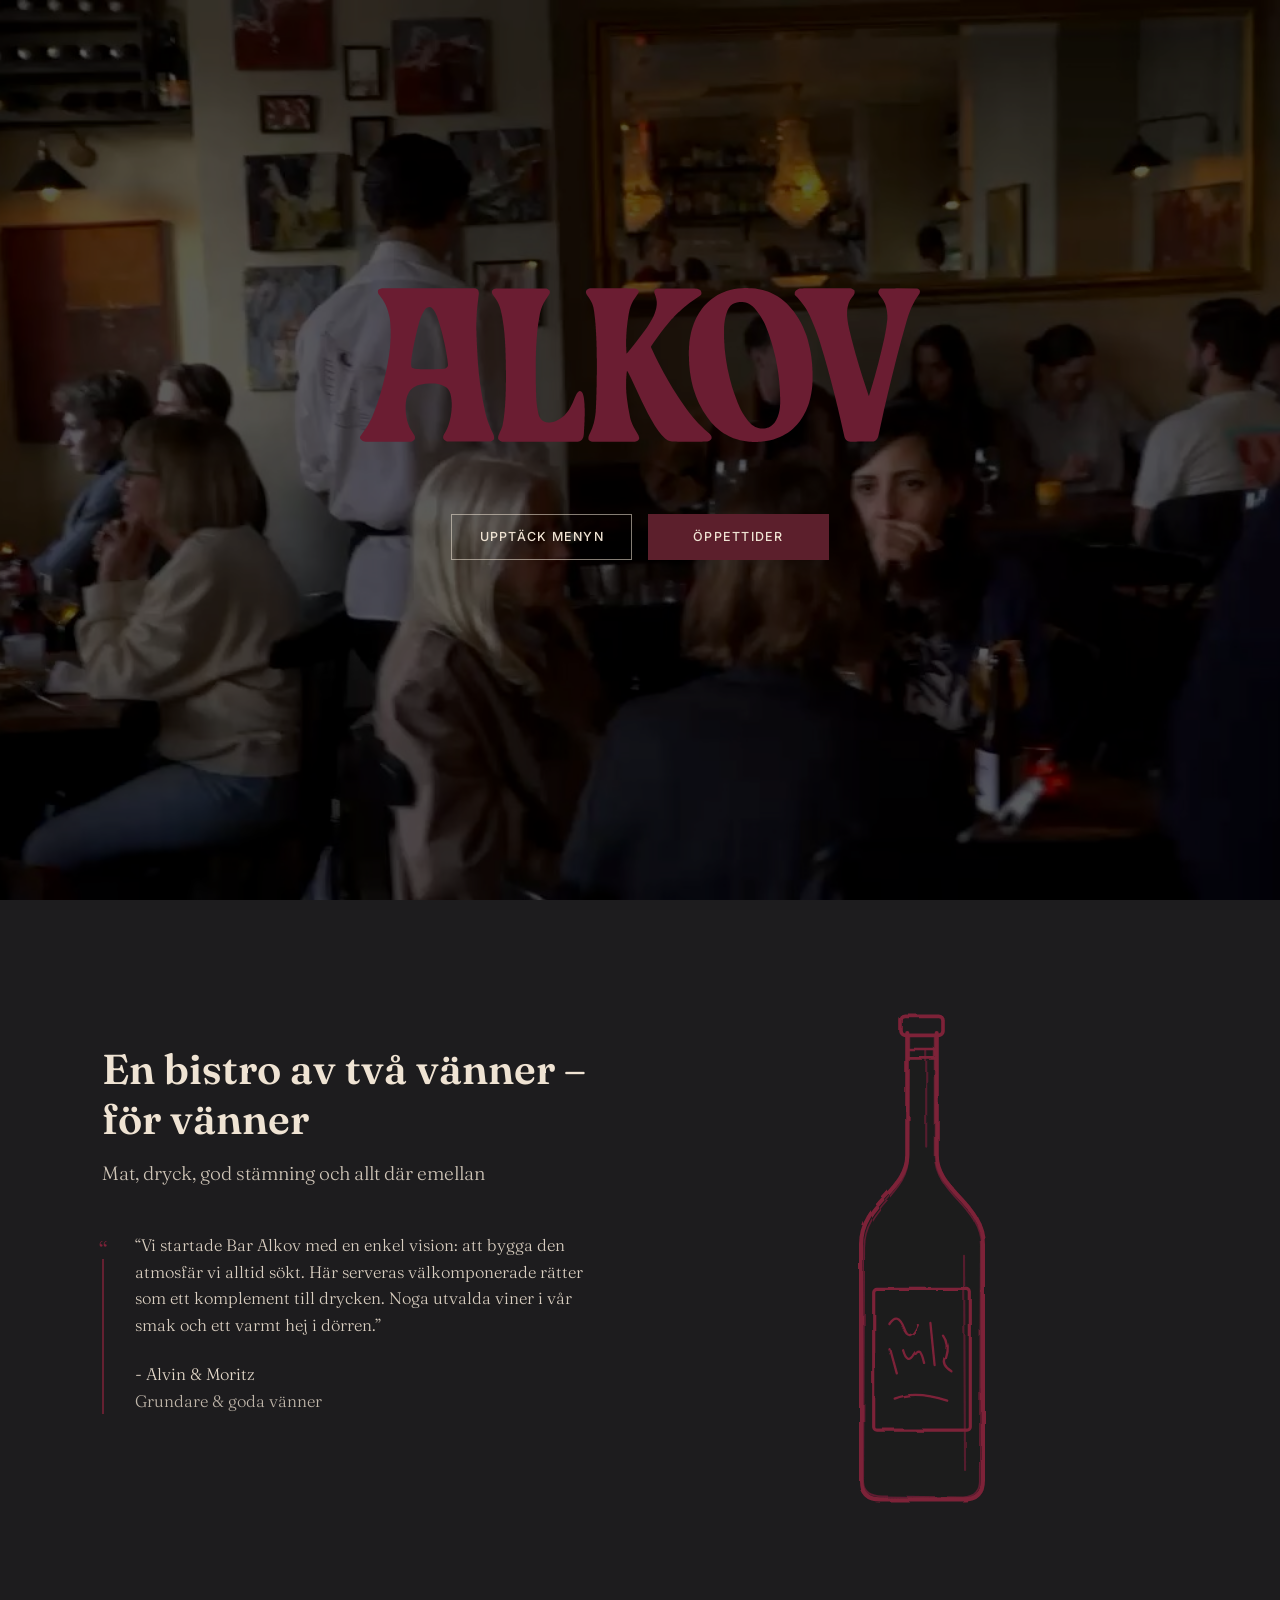
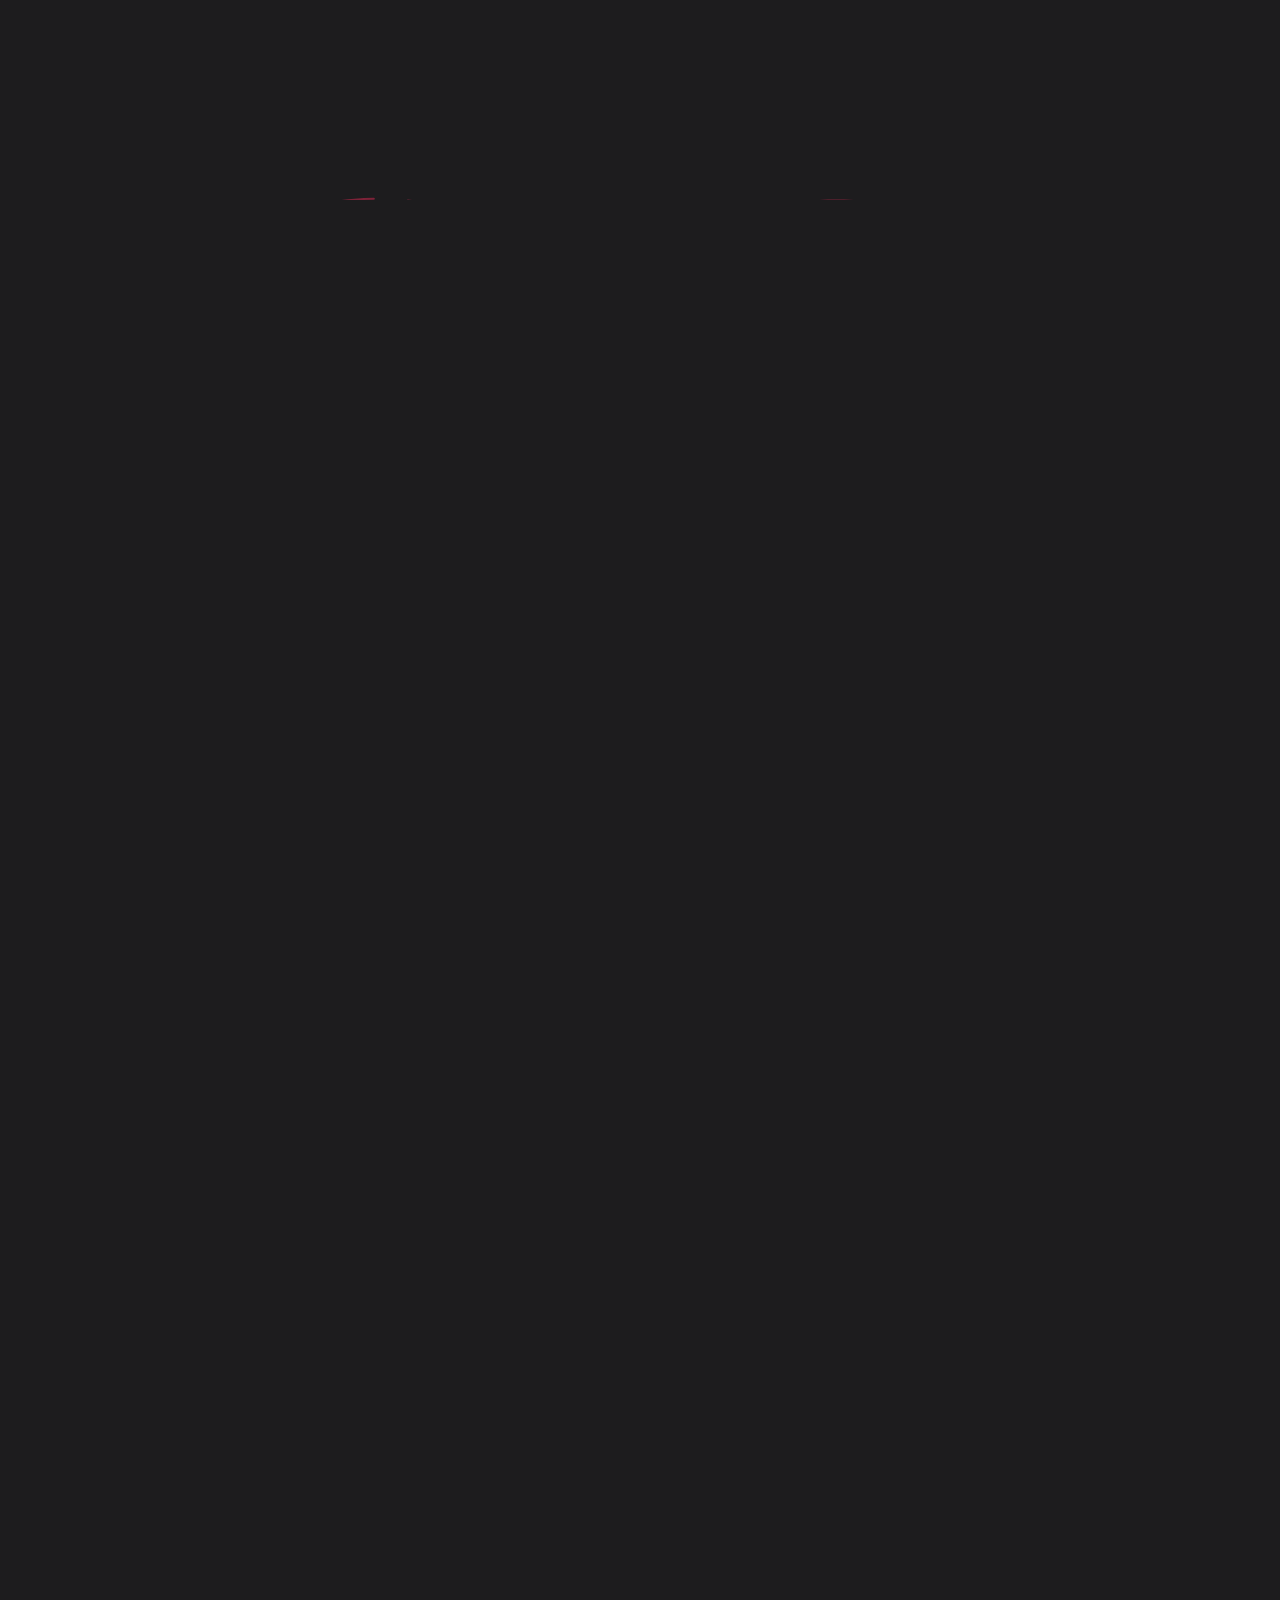
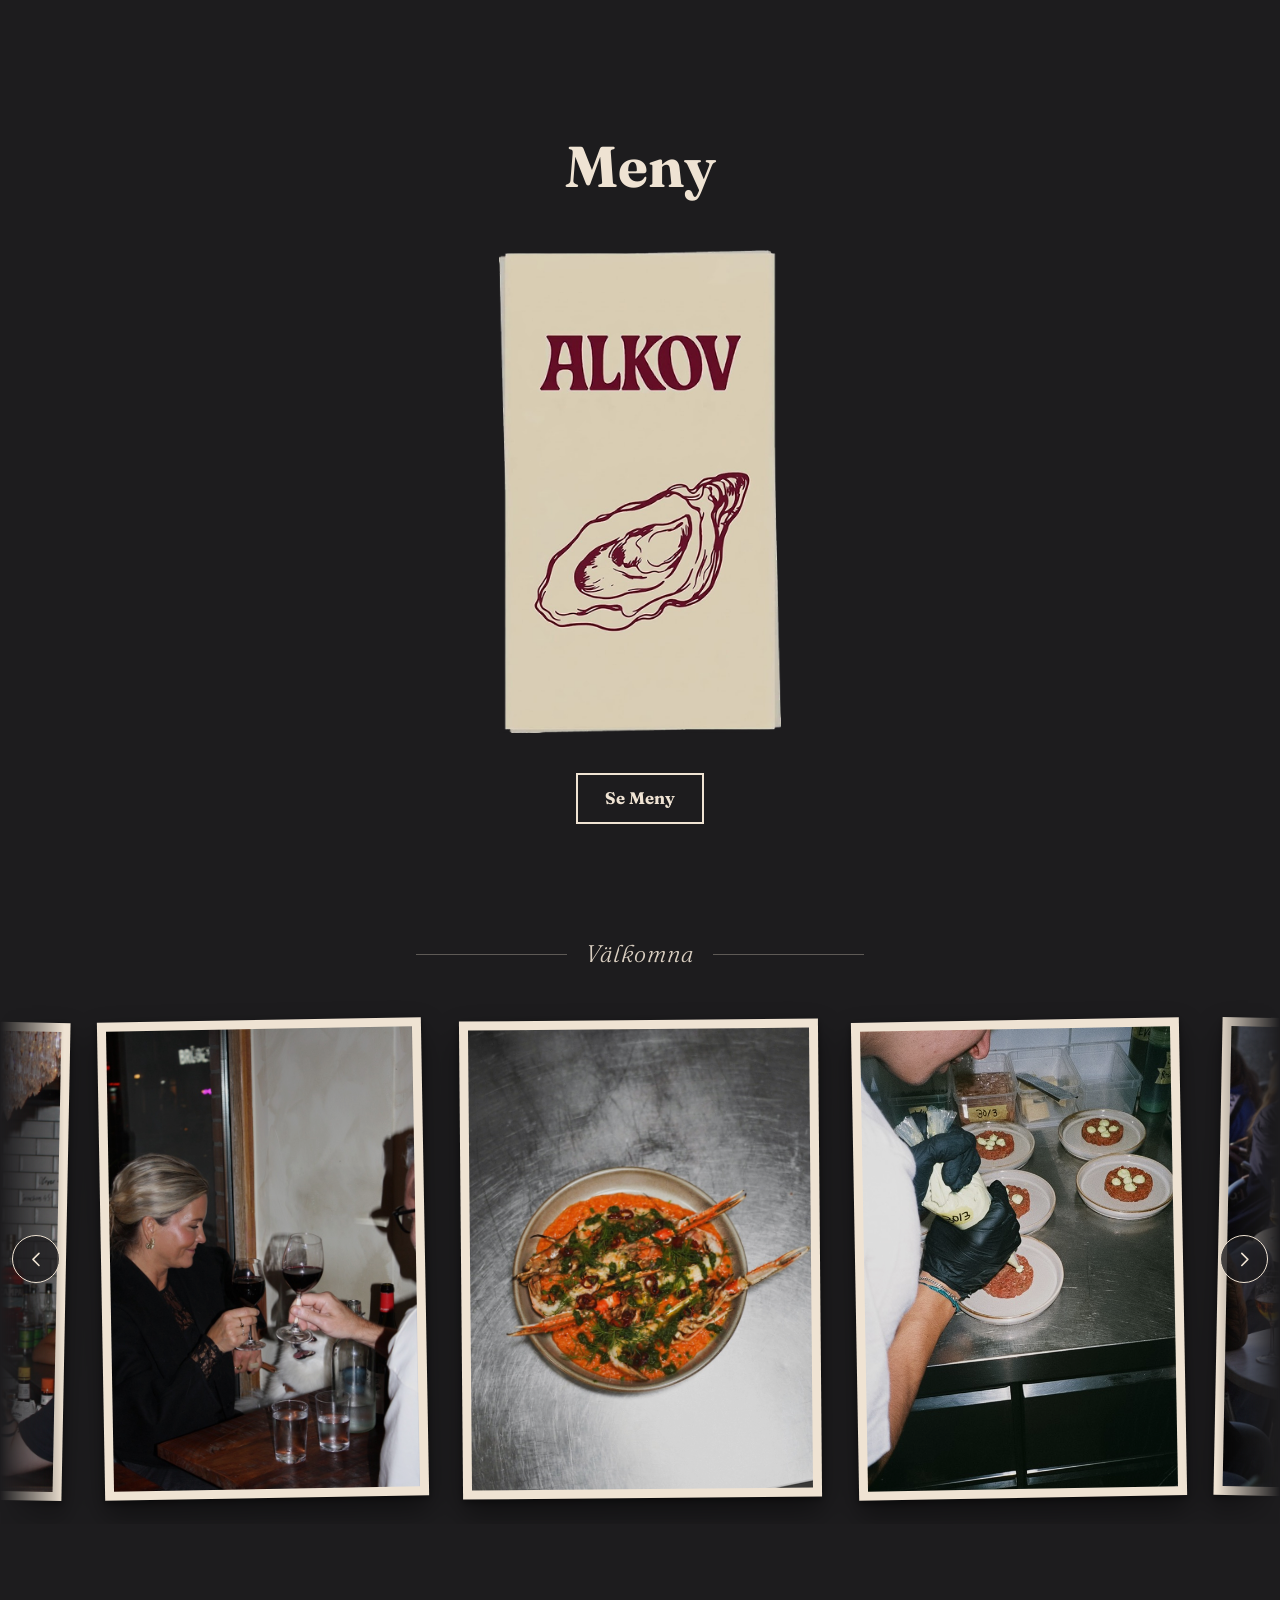
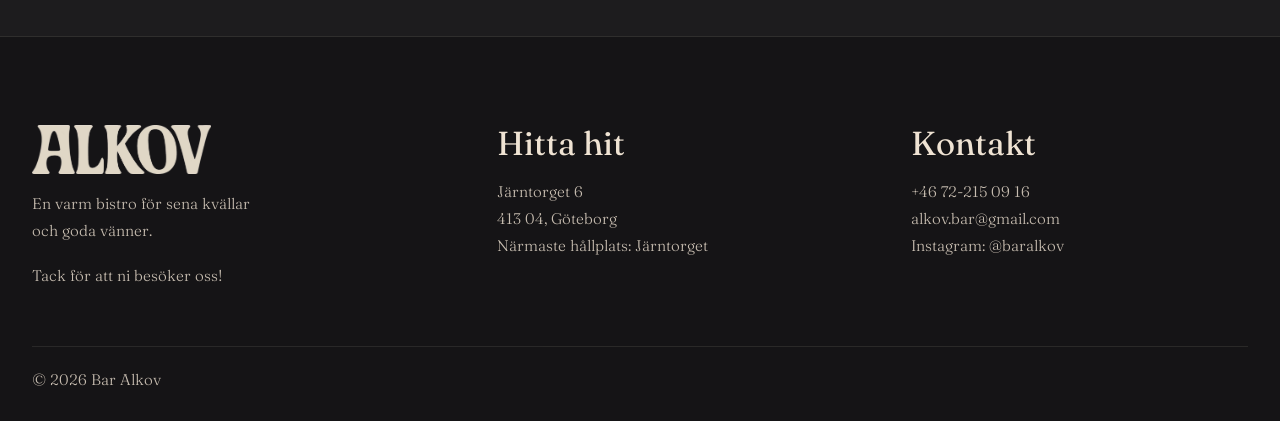
<file: index.html>
<!DOCTYPE html>
<html lang="sv">
<head>
  <meta charset="UTF-8">
  <meta name="viewport" content="width=device-width, initial-scale=1, viewport-fit=cover">
  <title>Alkov – Bistro</title>
  <meta name="description" content="Alkov – en bistro av två nära vänner, för nära vänner.">
  <link rel="icon" href="assets/images/favicon.png" type="image/png" sizes="128x128">
  <link rel="icon" href="assets/images/favicon-ljus.png" type="image/png" sizes="128x128" media="(prefers-color-scheme: dark)">
  <script>
    /* iPhone/iPad: sidan ritas även bakom Safaris fält – sträck ut toppfilmen och vinscenen dit (se home.css, .over) */
    if ((window.CSS && CSS.supports('-webkit-touch-callout', 'none')) || /[?&]over/.test(location.search)) {
      document.documentElement.classList.add('over');
    }
  </script>
  <link rel="preconnect" href="https://fonts.googleapis.com">
  <link rel="preconnect" href="https://fonts.gstatic.com" crossorigin>
  <link href="https://fonts.googleapis.com/css2?family=Fraunces:opsz,wght@9..144,300;9..144,400;9..144,600;9..144,700&family=Inter:wght@500&display=swap" rel="stylesheet">
  <link rel="stylesheet" href="assets/css/reset.css?v=1793888189">
  <link rel="stylesheet" href="assets/css/style.css?v=1793888189">
  <link rel="stylesheet" href="assets/css/home.css?v=1793888189">
  <link rel="stylesheet" href="assets/css/nav.css?v=1793888189">
  <link rel="stylesheet" href="assets/css/footer.css?v=1793888189">
</head>
<body class="home">
  <script src="assets/js/nav.js?v=1793888189"></script>

  <!-- Hero: foto + logga -->
  <header class="hero">
    <!-- Stillbilden visas direkt. Filmen startar på en gång (autoplay, utan ljud) och tonar in över bilden. -->
    <img class="hero__photo" src="assets/images/hero-poster.jpg" alt="Gäster på Alkov" fetchpriority="high" width="1280" height="720">
    <video class="hero__video" id="heroVideo" autoplay muted loop playsinline preload="auto" aria-hidden="true" tabindex="-1"></video>
    <script>
      /* Väljer filmen direkt, innan resten av sidan ritats, så att den kan börja spela genast.
         Smala skärmar får den mindre filmen. Muted måste sättas så här för att iPhone ska släppa igenom autoplay. */
      (function () {
        var v = document.getElementById('heroVideo');
        v.defaultMuted = true; v.muted = true; v.setAttribute('muted', ''); v.setAttribute('playsinline', '');
        v.src = window.matchMedia('(max-width: 800px)').matches ? 'assets/video/hero-768.mp4' : 'assets/video/hero-1280.mp4';
        var p = v.play(); if (p && p.catch) p.catch(function () {});
      })();
    </script>
    <div class="hero__content">
      <img class="hero__logo" src="assets/images/alkov-logo.svg" alt="Alkov" width="2972" height="815">
      <div class="hero__cta">
        <a class="hero__btn hero__btn--outline" href="pages/meny.html">Upptäck menyn</a>
        <a class="hero__btn hero__btn--filled" href="#pour" data-scroll="hours">Öppettider</a>
      </div>
    </div>
  </header>

  <!-- Scrollstyrd scen: flaskan tippar, häller, vinet fyller skärmen -->
  <section class="pour" id="pour" aria-label="Om oss och öppettider">
    <div class="pour__stage">
      <div class="pour__tagline">
        <p class="pour__headline"><span>En bistro av två vänner –</span><span>för vänner</span></p>
        <p class="pour__sub">Mat, dryck, god stämning och allt där emellan</p>

        <figure class="pour__quote">
          <blockquote>
            <p>“Vi startade Bar Alkov med en enkel vision: att bygga den atmosfär vi alltid sökt. Här serveras välkomponerade rätter som ett komplement till drycken. Noga utvalda viner i vår smak och ett varmt hej i dörren.”</p>
          </blockquote>
          <figcaption>
            <p class="pour__author-name">- Alvin &amp; Moritz</p>
            <p class="pour__author-role">Grundare &amp; goda vänner</p>
          </figcaption>
        </figure>
      </div>


      <svg class="wine" id="wine" aria-hidden="true">
        <defs>
          <filter id="roughStream">
            <feTurbulence type="fractalNoise" baseFrequency="0.04" numOctaves="2" seed="7"/>
            <feDisplacementMap in="SourceGraphic" scale="3"/>
          </filter>
        </defs>
        <!-- Vinstrålen: fyllt band med handritade konturer -->
        <g class="stream" id="stream" filter="url(#roughStream)" style="display:none">
          <path class="stream__fill" id="streamFill"/>
          <path class="stream__edge" id="streamL"/>
          <path class="stream__edge" id="streamR"/>
          <path class="stream__edge stream__edge--thin" id="streamMid"/>
        </g>
        <path class="wine__body" id="wineBody"/>
        <path class="wine__line" id="wave1"/>
        <path class="wine__line wine__line--thin" id="wave2"/>
        <path class="stream__edge stream__ripple" id="ripple" filter="url(#roughStream)"/>
      </svg>

      <!-- Bandets underkant: den statiska vågen (ej animerad), sitter fast under det röda och följer med det -->
      <svg class="band-edge" id="bandEdge" viewBox="0 0 1440 120" preserveAspectRatio="none" aria-hidden="true">
        <path class="band-edge__fill" d="M0,0 H1440 V60 Q1380,100 1320,60 T1200,60 T1080,60 T960,60 T840,60 T720,60 T600,60 T480,60 T360,60 T240,60 T120,60 T0,60 Z"/>
        <path class="band-edge__line" d="M1440,76 Q1380,116 1320,76 T1200,76 T1080,76 T960,76 T840,76 T720,76 T600,76 T480,76 T360,76 T240,76 T120,76 T0,76"/>
        <path class="band-edge__line band-edge__line--thin" d="M1440,92 Q1380,128 1320,92 T1200,92 T1080,92 T960,92 T840,92 T720,92 T600,92 T480,92 T360,92 T240,92 T120,92 T0,92"/>
      </svg>

      <svg class="bottle" id="bottle" viewBox="0 0 160 480" aria-hidden="true">
        <defs>
          <filter id="rough">
            <feTurbulence type="fractalNoise" baseFrequency="0.035" numOctaves="2" seed="4"/>
            <feDisplacementMap in="SourceGraphic" scale="3.5"/>
          </filter>
        </defs>
        <g filter="url(#rough)" fill="none" stroke="currentColor" stroke-linecap="round" stroke-linejoin="round">
          <!-- kontur (dubbel för handritad känsla) -->
          <path class="bottle__glass" stroke-width="4" d="M66,24 L66,140 C66,175 22,185 22,225 L22,450 Q22,468 40,468 L120,468 Q138,468 138,450 L138,225 C138,185 94,175 94,140 L94,24"/>
          <path stroke-width="1.6" opacity=".7" d="M68,26 L67,142 C67,178 25,188 25,228 L24,452 Q25,465 42,465 L119,466 Q136,465 135,449 L136,226 C136,188 93,178 92,141 L92,26"/>
          <!-- mynning och kork -->
          <rect x="60" y="8" width="40" height="18" rx="4" stroke-width="3.5"/>
          <path stroke-width="2.5" d="M66,40 L94,40 M66,48 L94,48"/>
          <!-- etikett -->
          <rect x="34" y="268" width="92" height="134" rx="3" stroke-width="3"/>
          <path stroke-width="2.2" d="M48,300 q8,-12 14,4 t14,-2 M50,326 l6,22 m6,-22 q4,14 10,4 q6,-10 10,8 M88,300 l4,40 M100,312 q6,8 2,20 q-4,8 6,14 M54,372 q20,-8 50,2"/>
          <!-- glans -->
          <path stroke-width="2" opacity=".6" d="M120,236 L121,440 M84,40 L84,132"/>
        </g>
        <circle id="mouth" cx="80" cy="9" r="1" fill="none"/>
      </svg>

      <div class="hours" id="hours">
        <h2>Öppettider</h2>
        <dl>
          <div><dt>Måndag</dt><dd>Stängt</dd></div>
          <div><dt>Tisdag – Lördag</dt><dd>16:00 – 23:00</dd></div>
          <div><dt>Söndag</dt><dd>17:00 – 22:00</dd></div>
        </dl>

        <a class="hours__cta" href="pages/boka-bord.html">Boka bord</a>

        <!-- Teckningar bredvid öppettiderna: espresso martini till vänster, törstig gubbe till höger -->
        <div class="hours__decor" aria-hidden="true">
          <img class="hours__glass" src="assets/images/espresso-martini.png" alt="" width="966" height="1283" loading="lazy" decoding="async">
          <img class="hours__guy" src="assets/images/gubbe-torstig.png" alt="" width="952" height="1024" loading="lazy" decoding="async">
        </div>
      </div>
    </div>
  </section>


  <!-- Meny (grå bakgrund) -->
  <section class="menu" id="meny" aria-labelledby="menu-title">
    <h2 id="menu-title">Meny</h2>
    <a class="menu__card" href="pages/meny.html" aria-label="Öppna menyn">
      <img src="bilder/meny_alkov.png" alt="Alkovs meny med en ritad ostron" width="343" height="588" loading="lazy" decoding="async">
    </a>
    <a class="btn" href="pages/meny.html">Se Meny</a>
  </section>

  <!-- Välkomna: bilder att svepa genom. Lägg till eller byt bild genom att kopiera en <figure>-rad.
       Bilderna går runt i en oändlig slinga (kopior skapas av gallery.js). Bilderna ligger i assets/images/galleri/ (stående bilder funkar också, ange rätt width/height). -->
  <section class="gallery" aria-labelledby="gallery-title">
    <h2 id="gallery-title">Välkomna</h2>
    <div class="gallery__viewport">
      <button type="button" class="gallery__arrow gallery__arrow--prev" aria-label="Föregående bilder">
        <svg viewBox="0 0 24 24" aria-hidden="true"><path d="M15 5l-7 7 7 7"/></svg>
      </button>
      <div class="gallery__track" id="galleryTrack" tabindex="0" role="region" aria-label="Bilder från Alkov, svep eller använd piltangenterna">
        <figure class="print"><img src="assets/images/galleri/karusell-1.jpg" alt="Gäster och drinkar på Alkov" width="742" height="1000" loading="lazy" decoding="async"></figure>
        <figure class="print"><img src="assets/images/galleri/karusell-2.jpg" alt="Stämning på Alkov" width="540" height="800" loading="lazy" decoding="async"></figure>
        <figure class="print"><img src="assets/images/galleri/gaster-1.jpg" alt="Gäster med öl i kvällssolen på uteserveringen" width="720" height="1080" loading="lazy" decoding="async"></figure>
        <figure class="print"><img src="assets/images/galleri/bar.jpg" alt="Bartendern bakom baren med en karaff rött vin" width="720" height="1080" loading="lazy" decoding="async"></figure>
        <figure class="print"><img src="assets/images/galleri/gaster-2.jpg" alt="Två gäster skålar i rött vin vid fönstret" width="720" height="1080" loading="lazy" decoding="async"></figure>
      </div>
      <button type="button" class="gallery__arrow gallery__arrow--next" aria-label="Nästa bilder">
        <svg viewBox="0 0 24 24" aria-hidden="true"><path d="M9 5l7 7-7 7"/></svg>
      </button>
    </div>
  </section>


  <script src="assets/js/hero-video.js?v=1793888189"></script>
  <script src="assets/js/main.js?v=1793888189"></script>
  <script src="assets/js/menu-card.js?v=1793888189"></script>
  <script src="assets/js/gallery.js?v=1793888189"></script>
  <script src="assets/js/footer.js?v=1793888189"></script>
  <script>
    /* Felsökning: öppna sidan med ?debug sist i adressen för att visa en liten mätruta */
    if (/[?&]debug/.test(location.search)) {
      var d = document.createElement('script'); d.src = 'assets/js/debug.js'; document.body.appendChild(d);
    }
  </script>
</body>
</html>
</file>
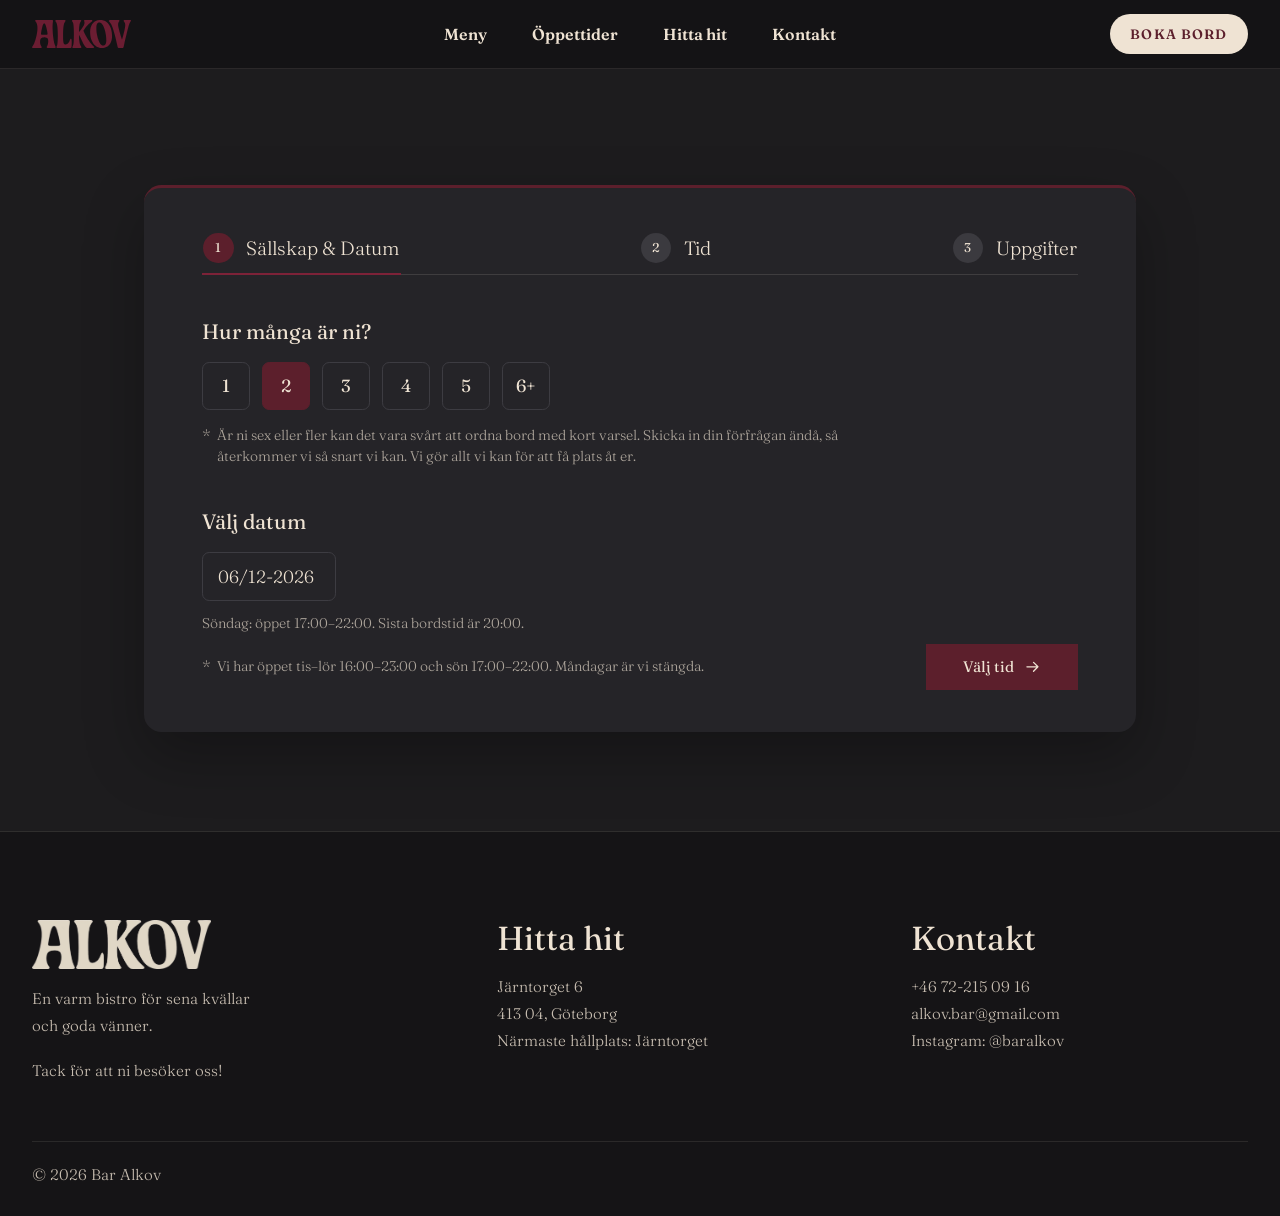
<file: pages/boka-bord.html>
<!DOCTYPE html>
<html lang="sv">
<head>
  <meta charset="UTF-8">
  <meta name="viewport" content="width=device-width, initial-scale=1, viewport-fit=cover">
  <title>Boka bord – Alkov</title>
  <meta name="description" content="Boka bord på Alkov.">
  <link rel="icon" href="../assets/images/favicon.png" type="image/png" sizes="128x128">
  <link rel="icon" href="../assets/images/favicon-ljus.png" type="image/png" sizes="128x128" media="(prefers-color-scheme: dark)">
  <link rel="preconnect" href="https://fonts.googleapis.com">
  <link rel="preconnect" href="https://fonts.gstatic.com" crossorigin>
  <link href="https://fonts.googleapis.com/css2?family=Fraunces:opsz,wght@9..144,300;9..144,400;9..144,600;9..144,700&display=swap" rel="stylesheet">
  <link rel="stylesheet" href="../assets/css/reset.css?v=1793888189">
  <link rel="stylesheet" href="../assets/css/style.css?v=1793888189">
  <link rel="stylesheet" href="../assets/css/booking.css?v=1793888189">
  <link rel="stylesheet" href="../assets/css/nav.css?v=1793888189">
  <link rel="stylesheet" href="../assets/css/footer.css?v=1793888189">
</head>
<body class="booking-page">
  <script src="../assets/js/nav.js?v=1793888189" data-base="../"></script>

  <main class="booking">
    <h1 class="sr-only">Boka bord på Alkov</h1>
    <!-- UI för bokningen. Stegen går att bläddra mellan; skicka-in-funktionen kopplas på senare (se booking.js). -->
    <form class="booking-card" id="booking" novalidate>

      <!-- Stegindikator -->
      <ol class="stepper" id="stepper" aria-label="Bokningens steg">
        <li>
          <button type="button" class="stepper__item is-active" data-goto="1" aria-current="step">
            <span class="stepper__num">1</span><span class="stepper__label">Sällskap &amp; Datum</span>
          </button>
        </li>
        <li>
          <button type="button" class="stepper__item" data-goto="2">
            <span class="stepper__num">2</span><span class="stepper__label">Tid</span>
          </button>
        </li>
        <li>
          <button type="button" class="stepper__item" data-goto="3">
            <span class="stepper__num">3</span><span class="stepper__label">Uppgifter</span>
          </button>
        </li>
      </ol>

      <!-- Steg 1: sällskap och datum -->
      <section class="step" data-step="1" aria-labelledby="h-guests">
        <h2 class="step__title" id="h-guests">Hur många är ni?</h2>
        <div class="choices" role="radiogroup" aria-labelledby="h-guests" id="guests">
          <button type="button" class="choice" role="radio" aria-checked="false" data-value="1">1</button>
          <button type="button" class="choice is-selected" role="radio" aria-checked="true" data-value="2">2</button>
          <button type="button" class="choice" role="radio" aria-checked="false" data-value="3">3</button>
          <button type="button" class="choice" role="radio" aria-checked="false" data-value="4">4</button>
          <button type="button" class="choice" role="radio" aria-checked="false" data-value="5">5</button>
          <button type="button" class="choice" role="radio" aria-checked="false" data-value="6+">6+</button>
        </div>
        <p class="note"><span class="note__mark">*</span>Är ni sex eller fler kan det vara svårt att ordna bord med kort varsel. Skicka in din förfrågan ändå, så återkommer vi så snart vi kan. Vi gör allt vi kan för att få plats åt er.</p>

        <h2 class="step__title step__title--date" id="h-date">Välj datum</h2>
        <label class="datefield" for="date">
          <span class="datefield__text" id="dateText">24/10-2026</span>
          <input type="date" id="date" name="datum" aria-labelledby="h-date">
        </label>
        <p class="datehint" id="dateHint" aria-live="polite"></p>

        <div class="step__foot step__foot--hours">
          <p class="note"><span class="note__mark">*</span>Vi har öppet tis–lör 16:00–23:00 och sön 17:00–22:00. Måndagar är vi stängda.</p>
          <button type="button" class="btn btn--primary" id="toTimes" data-goto="2">Välj tid <svg viewBox="0 0 24 24" aria-hidden="true"><path d="M4 12h15M13 6l6 6-6 6"/></svg></button>
        </div>
      </section>

      <!-- Steg 2: tid -->
      <section class="step" data-step="2" aria-labelledby="h-times" hidden>
        <p class="note note--lead"><span class="note__mark">*</span><span><strong>Obs!</strong> Vi visar alla ordinarie tider, även om vi skulle vara fullbokade. Vi går igenom varje bokning för hand, och den är först klar när du har fått ett bekräftelsemejl från oss.</span></p>

        <div class="step__head">
          <h2 class="step__title" id="h-times">Välj tid</h2>
          <p class="sitting"><svg viewBox="0 0 24 24" aria-hidden="true"><circle cx="12" cy="12" r="9"/><path d="M12 7v5l3 2"/></svg> Bordet är ert i 2 timmar</p>
        </div>
        <div class="times" role="radiogroup" aria-labelledby="h-times" id="times"></div>
        <p class="note note--alert" id="noTimes" role="alert" hidden></p>

        <div class="step__foot">
          <button type="button" class="btn btn--ghost" data-goto="1"><svg viewBox="0 0 24 24" aria-hidden="true"><path d="M20 12H5M11 6l-6 6 6 6"/></svg> Tillbaka</button>
          <button type="button" class="btn btn--primary" data-goto="3">Nästa <svg viewBox="0 0 24 24" aria-hidden="true"><path d="M4 12h15M13 6l6 6-6 6"/></svg></button>
        </div>
      </section>

      <!-- Steg 3: uppgifter -->
      <section class="step" data-step="3" aria-label="Uppgifter" hidden>
        <dl class="summary">
          <div><dt>Sällskap</dt><dd id="sumGuests">2 personer</dd></div>
          <div><dt>Datum</dt><dd id="sumDate">Fre · 24 okt</dd></div>
          <div><dt>Tid</dt><dd id="sumTime">–</dd></div>
        </dl>

        <div class="fields">
          <div class="field">
            <label for="fornamn">Förnamn *</label>
            <input type="text" id="fornamn" name="fornamn" aria-describedby="err-fornamn" placeholder="T.ex. Johan" autocomplete="given-name" required>
            <p class="field__error" id="err-fornamn" hidden>Fyll i ditt förnamn.</p>
          </div>
          <div class="field">
            <label for="efternamn">Efternamn *</label>
            <input type="text" id="efternamn" name="efternamn" aria-describedby="err-efternamn" placeholder="T.ex. Svensson" autocomplete="family-name" required>
            <p class="field__error" id="err-efternamn" hidden>Fyll i ditt efternamn.</p>
          </div>
          <div class="field">
            <label for="epost">E-postadress *</label>
            <input type="email" id="epost" name="epost" aria-describedby="err-epost" placeholder="namn@epost.se" autocomplete="email" required>
            <p class="field__error" id="err-epost" hidden>Fyll i en giltig e-postadress, så att vi kan skicka bekräftelsen.</p>
          </div>
          <div class="field">
            <label for="telefon">Telefon (frivilligt)</label>
            <input type="tel" id="telefon" name="telefon" placeholder="070 - 123 45 67" autocomplete="tel">
          </div>
          <div class="field field--wide">
            <label for="meddelande">Allergier eller önskemål (frivilligt)</label>
            <textarea id="meddelande" name="meddelande" rows="5" placeholder="Berätta om allergier, frågor eller andra önskemål …"></textarea>
          </div>
        </div>

        <p class="note note--required"><span class="note__mark">*</span>Fält med stjärna måste fyllas i.</p>
        <p class="note note--privacy">Vi använder dina uppgifter bara för att hantera din bokning och kontakta dig om den. Bokningen skickas till restaurangen via e-posttjänsten Web3Forms.</p>

        <!-- spamskydd: ett fält som människor aldrig ser, men som robotar fyller i -->
        <input type="checkbox" name="botcheck" id="botcheck" tabindex="-1" autocomplete="off" aria-hidden="true" class="honeypot">

        <p class="note note--alert" id="submitError" role="alert" hidden></p>

        <div class="step__foot">
          <button type="button" class="btn btn--ghost" data-goto="2"><svg viewBox="0 0 24 24" aria-hidden="true"><path d="M20 12H5M11 6l-6 6 6 6"/></svg> Tillbaka</button>
          <button type="submit" class="btn btn--primary" id="submitBtn"><span id="submitLabel">Slutför bokning</span> <svg viewBox="0 0 24 24" aria-hidden="true"><path d="M5 12.5l4.5 4.5L19 7.5"/></svg></button>
        </div>
      </section>

      <!-- Bekräftelse: visas när bokningen skickats (se booking.js) -->
      <section class="confirm" id="confirm" aria-labelledby="h-confirm" hidden>
        <div class="confirm__icon" aria-hidden="true"><svg viewBox="0 0 24 24"><path d="M5 12.5l4.5 4.5L19 7.5"/></svg></div>
        <h2 class="confirm__title" id="h-confirm" tabindex="-1">Tack för din bokning, <span id="cName"></span>!</h2>
        <p class="confirm__lead">Vi har tagit emot din förfrågan och återkommer med ett bekräftelsemejl till <strong id="cEmail"></strong>.</p>
        <p class="note note--alert note--info"><span><strong>Bokningen är inte klar än.</strong> Vi går igenom alla bokningar för hand och skickar en bekräftelse så fort vi har kollat. Det kan ta allt från någon timme till nästa dag. Bordet är först ert när du har fått bekräftelsen från oss. Hittar du den inte, titta i skräpposten.</span></p>

        <dl class="confirm__details">
          <div><dt>Sällskap</dt><dd id="cGuests"></dd></div>
          <div><dt>Datum</dt><dd id="cDate"></dd></div>
          <div><dt>Tid</dt><dd id="cTime"></dd></div>
          <div><dt>Namn</dt><dd id="cFullName"></dd></div>
          <div><dt>E-post</dt><dd id="cEmail2"></dd></div>
          <div id="cPhoneRow" hidden><dt>Telefon</dt><dd id="cPhone"></dd></div>
          <div id="cMsgRow" hidden><dt>Allergier och önskemål</dt><dd id="cMsg"></dd></div>
        </dl>

        <p class="confirm__help">Vill du ändra eller avboka? Ring oss på <a href="tel:+46722150916">+46 72-215 09 16</a> eller mejla <a href="mailto:alkov.bar@gmail.com">alkov.bar@gmail.com</a>.</p>

        <div class="step__foot">
          <a class="btn btn--ghost" href="../index.html">Till startsidan</a>
          <button type="button" class="btn btn--primary" id="again">Boka ett bord till</button>
        </div>
      </section>
    </form>
  </main>

  <script src="../assets/js/booking.js?v=1793888189"></script>
  <script src="../assets/js/footer.js?v=1793888189" data-base="../"></script>
</body>
</html>
</file>
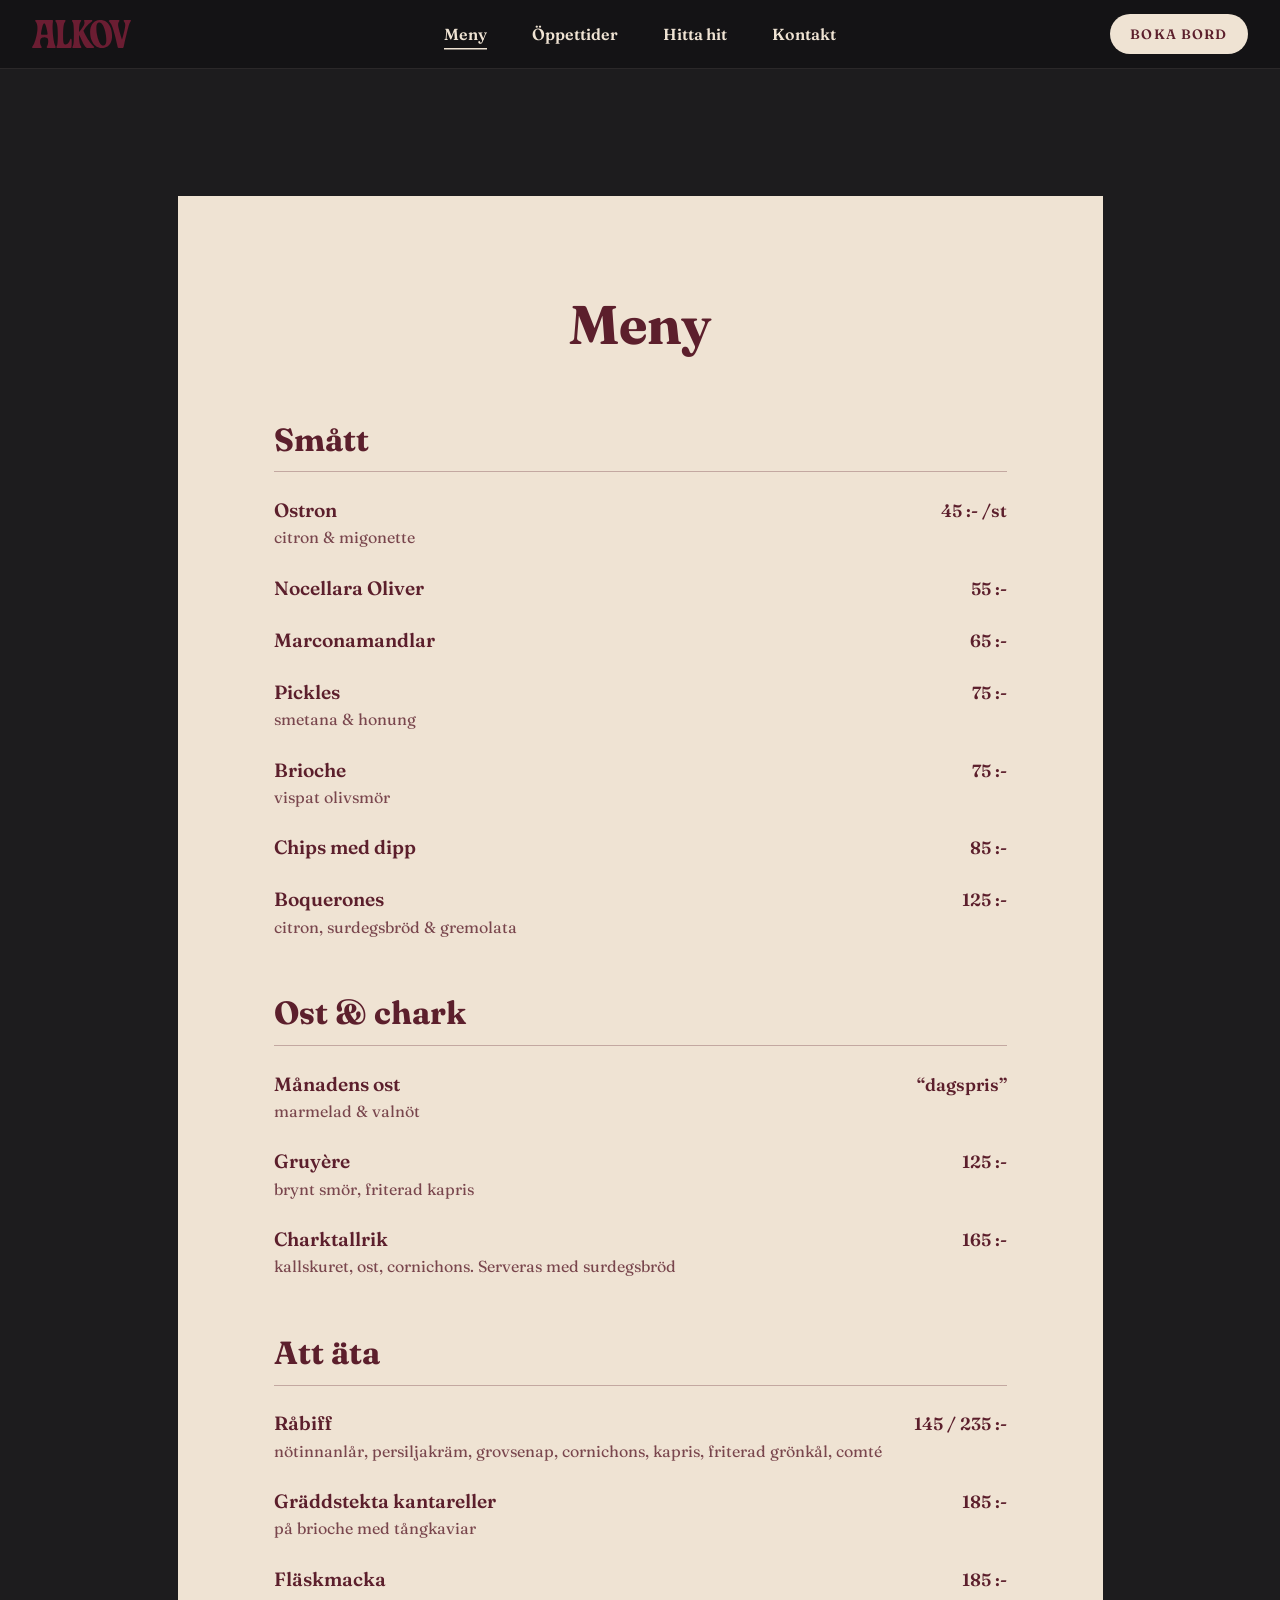
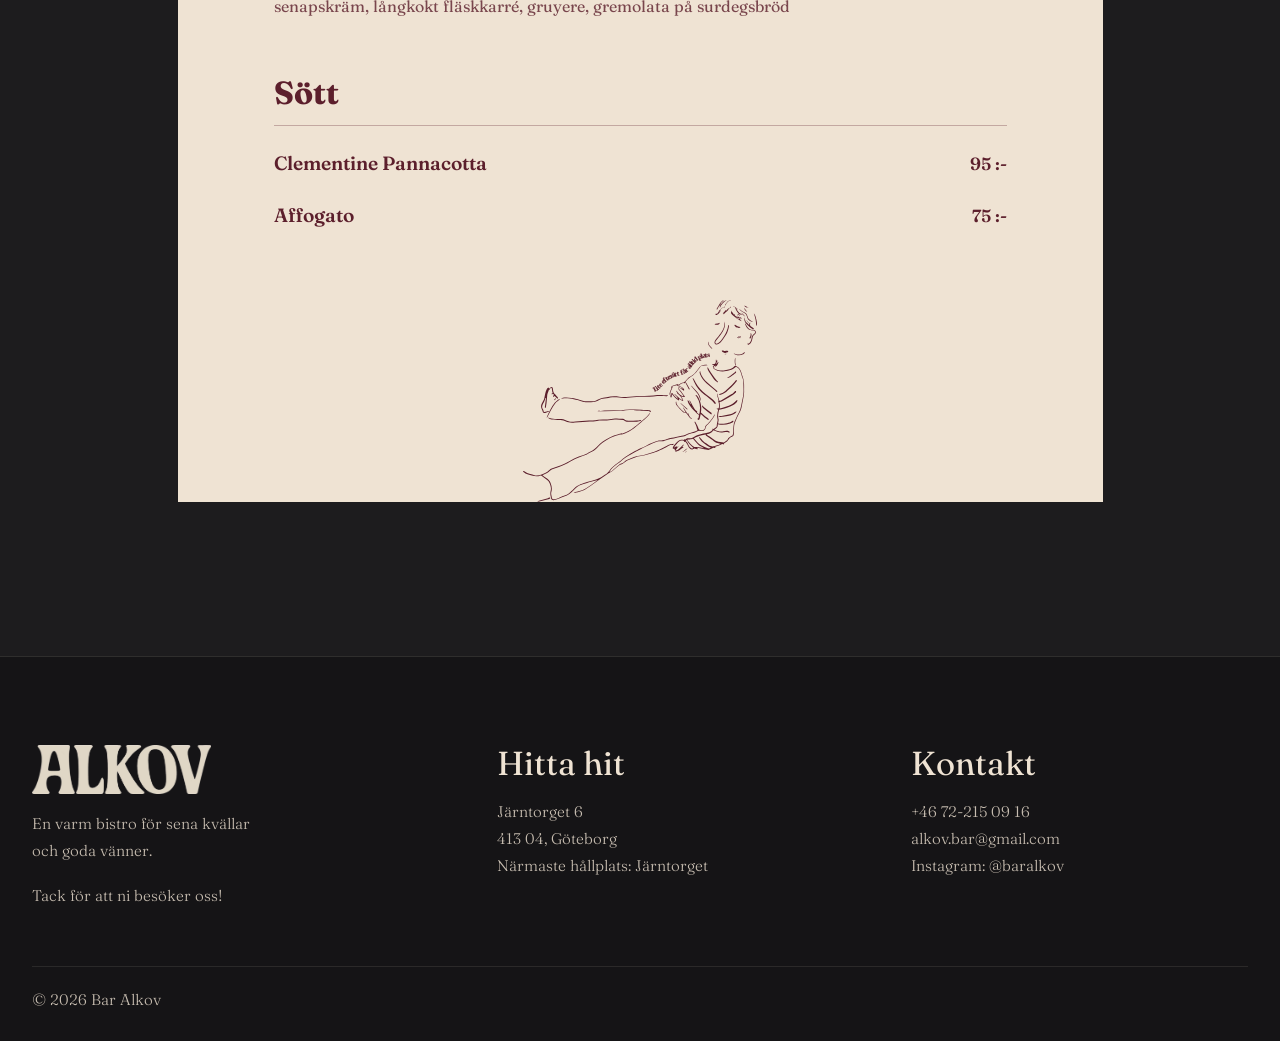
<file: pages/meny.html>
<!DOCTYPE html>
<html lang="sv">
<head>
  <meta charset="UTF-8">
  <meta name="viewport" content="width=device-width, initial-scale=1, viewport-fit=cover">
  <title>Meny – Alkov</title>
  <meta name="description" content="Menyn på Alkov.">
  <link rel="icon" href="../assets/images/favicon.png" type="image/png" sizes="128x128">
  <link rel="icon" href="../assets/images/favicon-ljus.png" type="image/png" sizes="128x128" media="(prefers-color-scheme: dark)">
  <link rel="preconnect" href="https://fonts.googleapis.com">
  <link rel="preconnect" href="https://fonts.gstatic.com" crossorigin>
  <link href="https://fonts.googleapis.com/css2?family=Fraunces:opsz,wght@9..144,300;9..144,400;9..144,600;9..144,700&display=swap" rel="stylesheet">
  <link rel="stylesheet" href="../assets/css/reset.css?v=1793888189">
  <link rel="stylesheet" href="../assets/css/style.css?v=1793888189">
  <link rel="stylesheet" href="../assets/css/nav.css?v=1793888189">
  <link rel="stylesheet" href="../assets/css/footer.css?v=1793888189">
  <link rel="stylesheet" href="../assets/css/menu-v2.css?v=1793888189">
</head>
<body class="menu-page">
  <script src="../assets/js/nav.js?v=1793888189" data-base="../"></script>
  <div id="menu-root"></div>
  <noscript><p style="padding:2rem">Menyn kräver JavaScript.</p></noscript>

  <script src="../assets/js/menu-data-v2.js?v=1793888189"></script>
  <script src="../assets/js/menu-v2.js?v=1793888189"></script>
  <script>AlkovMenu.renderPage(document.getElementById('menu-root'), '../');</script>
  <script src="../assets/js/footer.js?v=1793888189" data-base="../"></script>
</body>
</html>
</file>
<file: assets/css/style.css>
:root {
  /* Alkovs färger */
  --color-dark: #1d1c1e;
  --color-wine: #5c1f2c;
  --color-bottle: #7d2238;
  --color-logo: #6b1f33;
  --color-cream: #efe3d3;
  --color-bg: var(--color-dark);
  --color-text: var(--color-cream);
  --color-accent: var(--color-bottle);

  --font-serif: "Fraunces", Georgia, serif;
  --font-body: var(--font-serif);
  --max-width: 70rem;
  --space: 1.5rem;
}

html { background: var(--color-bg); }   /* mörk bakgrund även bakom webbläsarens fält och vid överscroll */

body {
  background: var(--color-bg);
  color: var(--color-text);
  font-family: var(--font-body);
}

/* Undersidor */
main, .site-header, .site-footer {
  width: min(100% - 2 * var(--space), var(--max-width));
  margin-inline: auto;
}

.site-header {
  display: flex;
  justify-content: space-between;
  align-items: center;
  padding-block: var(--space);
}
.site-header ul { display: flex; gap: var(--space); list-style: none; padding: 0; }
.logo { font-weight: 700; text-decoration: none; font-size: 1.25rem; }

.site-footer { padding-block: var(--space); font-size: .875rem; opacity: .7; }
</file>
<file: assets/css/home.css>
/* ---------- Startsida ---------- */

.home {
  background: var(--color-dark);
  color: var(--color-cream);
  font-family: var(--font-serif);
}

/* Hero */
.hero {
  position: relative;
  height: 100vh;
  height: 100lvh;          /* hela skärmen, även bakom statusfältet och adressfältet */
  overflow: hidden;
  display: grid;
  place-items: center;
}
.hero__photo,
.hero__video {
  position: absolute;
  inset: 0;
  width: 100%;
  height: 100%;
  object-fit: cover;
  object-position: center 20%;
  filter: brightness(.36);       /* mörk "skugga" över både bild och film */
}
/* Filmen tonar in över stillbilden när den börjat spela */
.hero__video { opacity: 0; transition: opacity 1.2s ease; }
.hero__video.is-playing { opacity: 1; }
.hero__content {
  position: relative;
  display: flex;
  flex-direction: column;
  align-items: center;
  gap: clamp(2rem, 8vh, 4.5rem);
  margin-top: -4%;
}
.hero__logo {
  width: min(560px, 72vw);
  height: auto;
}
.hero__cta {
  display: grid;
  grid-auto-flow: column;
  grid-auto-columns: 1fr;      /* alla knappar lika breda som den bredaste */
  justify-content: center;
  gap: 1rem;
}
@media (max-width: 480px) { .hero__cta { grid-auto-flow: row; } }   /* på smala skärmar ligger knapparna under varandra, lika breda */
.hero__btn {
  padding: .8rem 1.7rem;
  text-align: center;
  white-space: nowrap;
  border: 1px solid transparent;
  color: var(--color-cream);
  font-family: "Inter", system-ui, -apple-system, "Helvetica Neue", Arial, sans-serif;
  font-size: .78rem;
  font-weight: 500;
  letter-spacing: .1em;
  text-transform: uppercase;
  text-decoration: none;
  transition: background-color .2s ease, color .2s ease, border-color .2s ease;
}
.hero__btn--outline { border-color: rgba(239, 227, 211, .55); }
.hero__btn--filled  { background: var(--color-wine); border-color: var(--color-wine); }
.hero__btn:hover,
.hero__btn:focus-visible { background: var(--color-cream); border-color: var(--color-cream); color: var(--color-dark); }
.hero__btn:focus-visible { outline: 2px solid var(--color-cream); outline-offset: 4px; }

/* Scrollscen */
.pour {
  position: relative;
  height: 260vh;           /* scrollsträckan för animationen */
}
.pour__stage {
  position: sticky;
  top: 0;
  height: 100vh;
  height: 100lvh;          /* hela skärmen, även bakom webbläsarens fält */
  overflow: hidden;
}

.pour__stage { --bottle-h: min(56vh, 70vw); }   /* flaskans höjd */

.pour__tagline {
  /* Textspalten smalnar av så att den aldrig hamnar under flaskan */
  --col: min(34rem, max(15rem, calc(72vw - 0.55 * var(--bottle-h) - 8vw - 2rem)));
  position: absolute;
  left: 8%;
  top: 16%;
  width: var(--col);
  font-weight: 600;
  line-height: 1.2;
}
/* Rubriken: alltid två rader. Teckenstorleken anpassas så att första raden ryms i spalten. */
.pour__headline {
  font-size: min(clamp(1.6rem, 3.4vw, 3rem), calc(var(--col) / 12.2));
}
.pour__headline span { display: block; white-space: nowrap; }

.pour__sub {
  margin-top: 1rem;
  font-size: clamp(1rem, 1.5vw, 1.35rem);
  font-weight: 300;
  line-height: 1.4;
  opacity: .85;
}

.pour__quote {
  --q: clamp(.95rem, 1.3vw, 1.15rem);   /* citatets teckenstorlek */
  --lh: 1.6;                              /* citatets radhöjd */
  position: relative;
  margin: clamp(1.8rem, 5vh, 3rem) 0 0;
  padding-left: clamp(1.4rem, 2.4vw, 2rem);
  border-left: 2px solid rgba(125, 34, 56, .75);   /* en gemensam linje för citat och namn */
  font-weight: 300;
}
/* Citattecknet sitter mitt på linjen, i höjd med citatets första rad. Rutan i bakgrundsfärgen
   täcker linjen längs första raden, så att linjen "börjar" under tecknet. */
.pour__quote::before {
  content: "\201C";
  position: absolute;
  left: -1px;                                    /* mitten av den 2 px breda linjen */
  top: 0;
  transform: translateX(-50%);
  box-sizing: border-box;
  height: calc(var(--q) * var(--lh));            /* exakt första radens höjd */
  padding: .3em .25em 0;                          /* tecknet ligger högt i sin ruta, så det trycks ner lite */
  font-size: 1.5rem;
  line-height: 1;
  color: var(--color-bottle);
  background: var(--color-dark);
}
.pour__quote blockquote { margin: 0; }
.pour__quote p {
  margin: 0;
  font-size: var(--q);
  line-height: var(--lh);
}
.pour__quote blockquote p { opacity: .9; }
.pour__quote figcaption { margin-top: 1.4em; }
.pour__author-name { opacity: .95; }
.pour__author-role { opacity: .78; }

.bottle {
  position: absolute;
  left: 72%;
  top: 40%;
  height: var(--bottle-h);
  width: auto;
  aspect-ratio: 160 / 480;
  color: var(--color-bottle);
  transform-origin: 50% 55%;
  transform: translate(-50%, -50%) rotate(0deg);
  will-change: transform;
}
.bottle .bottle__glass { fill: var(--color-dark); }

.wine {
  position: absolute;
  inset: 0;
  width: 100%;
  height: 100%;
  pointer-events: none;
}
.wine__body   { fill: var(--color-wine); }
/* Vinstrålen: samma handritade linjer som flaskan och vågorna */
.stream__fill { fill: var(--color-wine); stroke: none; }
.stream__edge {
  fill: none;
  stroke: var(--color-bottle);
  stroke-width: 3;
  stroke-linecap: round;
  stroke-linejoin: round;
}
.stream__edge--thin { stroke-width: 1.6; opacity: .7; stroke-dasharray: 46 16 22 12; }
.stream__ripple { stroke-width: 2.4; }
.wine__line {
  fill: none;
  stroke: var(--color-bottle);
  stroke-width: 3;
  stroke-linecap: round;
  stroke-dasharray: 140 26 60 18;
}
.wine__line--thin { stroke-width: 2; stroke-dasharray: 90 34 160 22; }

/* Öppettider */
.hours {
  position: absolute;
  top: 0;
  left: 0;
  right: 0;
  padding-inline: 1rem;
  text-align: center;
  transform: translateY(100vh);   /* JS lägger texten precis under vinytan */
  transform-origin: 50% 0;
  will-change: transform;
}
/* Storlekar följer även skärmens höjd så att texten ryms på låga skärmar */
.hours h2 {
  font-size: clamp(1.8rem, min(6vw, 6.8vh), 4.5rem);
  font-weight: 700;
  margin-bottom: min(2.5rem, 3.2vh);
}
.hours dl { display: grid; gap: min(2rem, 2.6vh); }
.hours dt { font-size: clamp(1.1rem, min(2.4vw, 3.5vh), 2rem); font-weight: 600; }
.hours dd { margin: 0; font-size: clamp(.95rem, min(1.8vw, 2.8vh), 1.5rem); opacity: .85; }

/* Bandets underkant (statisk våg som följer med det röda) */
.pour__stage { --wave-h: clamp(80px, 11vw, 160px); }
.band-edge {
  position: absolute;
  left: 0;
  top: 0;
  width: 100%;
  height: var(--wave-h);
  pointer-events: none;
  will-change: transform;
  transform: translateY(100vh);
}
.band-edge__fill { fill: var(--color-wine); }
.band-edge__line {
  fill: none;
  stroke: var(--color-bottle);
  stroke-width: 3;
  stroke-linecap: round;
  stroke-dasharray: 140 26 60 18;
  vector-effect: non-scaling-stroke;
}
.band-edge__line--thin { stroke-width: 2; stroke-dasharray: 90 34 160 22; }

.hours__cta {
  display: inline-block;
  margin-top: min(2.6rem, 4.4vh);
  padding: .85rem 2.1rem;
  border: 2px solid var(--color-cream);
  background: var(--color-cream);
  color: var(--color-wine);
  font-size: .9rem;
  font-weight: 700;
  letter-spacing: .12em;
  text-transform: uppercase;
  text-decoration: none;
  pointer-events: auto;            /* knappen går att klicka även om resten av öppettiderna är en dekor */
  transition: background-color .2s ease, color .2s ease;
}
.hours__cta:hover,
.hours__cta:focus-visible { background: transparent; color: var(--color-cream); }
.hours__cta:focus-visible { outline: 2px solid var(--color-cream); outline-offset: 4px; }

/* Teckningar vid öppettiderna */
.hours__decor {
  position: absolute;
  inset: 0;
  pointer-events: none;
}
.hours__glass,
.hours__guy {
  position: absolute;
  height: auto;
}
.hours__decor { --gap: clamp(5.5rem, 22vw, 30rem); }  /* avstånd från mitten till teckningarna */
.hours__glass {
  right: calc(50% + var(--gap));
  top: 18%;
  width: clamp(120px, min(21vw, 27vh), 300px);
}
.hours__guy {
  left: calc(50% + var(--gap));
  top: 36%;
  width: clamp(125px, min(20vw, 26vh), 290px);
}
/* Teckningarna ligger alltid bredvid texten. Får de inte plats klipps de av i skärmkanten. */

/* Meny */
.menu {
  display: flex;
  flex-direction: column;
  align-items: center;
  gap: clamp(1.5rem, 4vw, 2.5rem);
  padding: clamp(2rem, 5vw, 4rem) 1rem clamp(4rem, 10vw, 7rem);
  text-align: center;
  background: var(--color-dark);
}
.menu h2 {
  font-size: clamp(2.2rem, 5vw, 3.6rem);
  font-weight: 700;
}
.menu__card {
  display: block;
  width: clamp(180px, 22vw, 300px);
  transition: transform .25s ease;
}
.menu__card img { width: 100%; height: auto; }
.menu__card:hover,
.menu__card:focus-visible { transform: translateY(-4px) rotate(-1deg); }
/* Smal skärm: samma lyft som vid hover när kortet ligger mitt på skärmen (klassen sätts av menu-card.js) */
@media (max-width: 800px) {
  .menu__card.is-centered { transform: translateY(-4px) rotate(-1deg); }
}

/* Välkomna: bilder som fotografier utlagda på bordet, man sveper i sidled */
.gallery {
  padding-block: 0 clamp(4rem, 10vw, 7rem);
  background: var(--color-dark);
  text-align: center;
}
.gallery h2 {
  /* mindre och lugnare än "Meny": en kursiv hälsning mellan två tunna linjer */
  display: flex;
  align-items: center;
  gap: 1.2rem;
  width: min(100% - 2.5rem, 28rem);
  margin: 0 auto clamp(.8rem, 2vw, 1.4rem);
  font-size: clamp(1.15rem, 2.2vw, 1.5rem);
  font-weight: 300;
  font-style: italic;
  letter-spacing: .04em;
  color: var(--color-cream);
  opacity: .9;
}
.gallery h2::before, .gallery h2::after {
  content: "";
  flex: 1;
  height: 1px;
  background: currentColor;
  opacity: .35;
}
.gallery__viewport { position: relative; }
.gallery__track {
  display: flex;
  align-items: center;
  gap: clamp(1.2rem, 3vw, 2.2rem);
  padding: 1.6rem max(1.25rem, calc((100vw - 76rem) / 2));
  overflow-x: auto;
  scroll-snap-type: x proximity;
  overscroll-behavior-x: contain;
  scroll-padding-inline: max(1.25rem, calc((100vw - 76rem) / 2));
  scrollbar-width: none;
  -webkit-overflow-scrolling: touch;
  /* kanterna tonar ut, så man ser att det finns mer att svepa till */
  -webkit-mask-image: linear-gradient(90deg, transparent, #000 5%, #000 95%, transparent);
          mask-image: linear-gradient(90deg, transparent, #000 5%, #000 95%, transparent);
}
.gallery__track::-webkit-scrollbar { display: none; }
.gallery__track:focus-visible { outline: 2px solid var(--color-cream); outline-offset: -4px; }

.print {
  flex: none;
  margin: 0;
  padding: .55rem;                       /* vit kant som på ett papperskopierat foto, som menykortet */
  background: var(--color-cream);
  box-shadow: 0 .9rem 1.8rem rgba(0, 0, 0, .45), 0 .15rem .4rem rgba(0, 0, 0, .4);
  scroll-snap-align: center;
  transform: rotate(var(--tilt, -1deg));
  transition: transform .3s ease;
}
.print:nth-child(even) { --tilt: 1.1deg; }
.print:nth-child(3n) { --tilt: -.5deg; }
.print img {
  display: block;
  height: clamp(300px, 62vw, 460px);     /* samma höjd på alla, bredden följer bildens format */
  width: auto;
  max-width: none;
  filter: brightness(.9);
}
.print:hover { transform: rotate(0deg) translateY(-6px); }

.gallery__arrow {
  position: absolute;
  top: 50%;
  z-index: 2;
  display: grid;
  place-items: center;
  width: 3rem;
  height: 3rem;
  transform: translateY(-50%);
  border: 1.5px solid var(--color-cream);
  border-radius: 50%;
  background: rgba(29, 28, 30, .78);
  color: var(--color-cream);
  cursor: pointer;
  transition: background-color .2s ease, color .2s ease;
}
.gallery__arrow[hidden] { display: none; }
.gallery__arrow--prev { left: max(.75rem, calc((100vw - 76rem) / 2 - 1.5rem)); }
.gallery__arrow--next { right: max(.75rem, calc((100vw - 76rem) / 2 - 1.5rem)); }
.gallery__arrow svg { width: 1.3rem; height: 1.3rem; fill: none; stroke: currentColor; stroke-width: 1.8; stroke-linecap: round; stroke-linejoin: round; }
.gallery__arrow:hover, .gallery__arrow:focus-visible { background: var(--color-cream); color: var(--color-dark); }
.gallery__arrow:focus-visible { outline: 2px solid var(--color-cream); outline-offset: 3px; }
/* pilarna behövs bara där man har mus; på telefon sveper man */
@media (hover: none) { .gallery__arrow { display: none; } }

.btn {
  display: inline-block;
  padding: .7rem 1.7rem;
  border: 2px solid var(--color-cream);
  color: var(--color-cream);
  font-weight: 700;
  font-size: 1.05rem;
  text-decoration: none;
  transition: background-color .2s ease, color .2s ease;
}
.btn:hover,
.btn:focus-visible { background: var(--color-cream); color: var(--color-dark); }
.menu a:focus-visible { outline: 3px solid var(--color-cream); outline-offset: 4px; }

@media (prefers-reduced-motion: reduce) {
  .menu__card, .btn, .print, .gallery__arrow { transition: none; }
  .menu__card:hover, .menu__card:focus-visible, .menu__card.is-centered { transform: none; }
}


/* Mobil */
/* Smal skärm: flaskan hoppar ner under texten och spalten får hela bredden */
@media (max-width: 800px) {
  .pour__tagline { --col: min(88vw, 36rem); top: max(5%, calc(env(safe-area-inset-top, 0px) + 14px)); left: 6%; }
  .pour__quote { --q: .92rem; --lh: 1.55; }
  .bottle { left: 62%; top: 70%; z-index: 1; }
  /* vinet ligger över flaskan så att det täcker den när det stiger */
  .wine, .band-edge { z-index: 2; }
  .hours { z-index: 3; }
}

/* ---------- iPhone/iPad: låt sidan synas bakom Safaris fält ----------
   Safari på iPhone ritar sidan även bakom statusfältet (klockan) och adressfältet, men själva
   "skärmen" som sidan räknar med slutar före dem. Därför sträcker vi ut toppfilmen och
   vinscenen en bit utanför den ytan, så att de syns bakom fälten i stället för grå bakgrund.
   Klassen .over sätts av ett litet skript i <head> (bara på iPhone/iPad, eller med ?over i adressen). */
.over { --over-top: 70px; --over-bot: 110px; }

/* toppen: filmen går upp bakom klockan och ner bakom adressfältet */
.over .hero {
  height: calc(100lvh + var(--over-bot));
  padding-bottom: var(--over-bot);          /* loggan och knapparna ligger kvar mitt på den synliga ytan */
  overflow: visible;
  clip-path: inset(calc(-1 * var(--over-top)) 0 0 0);
}
.over .hero__photo,
.over .hero__video {
  top: calc(-1 * var(--over-top));
  height: calc(100% + var(--over-top));
}

/* vinscenen: vinet fortsätter ner bakom adressfältet medan det stiger */
.over .pour__stage {
  overflow-x: clip;                          /* inget får sticka ut i sidled (då blir sidan för bred) */
  overflow-y: visible;
  clip-path: inset(calc(-1 * var(--over-top)) 0 calc(-1 * var(--over-bot)) 0);
}
.over .wine { overflow: visible; }
.over body { overflow-x: clip; }            /* extra skydd mot att sidan blir bredare än skärmen */
</file>
<file: assets/css/nav.css>
/* ---------- Navigering högst upp (byggs av nav.js) ---------- */

:root { --nav-h: 4.25rem; }

.site-nav {
  position: fixed;
  inset: 0 0 auto 0;
  z-index: 60;
  padding-top: env(safe-area-inset-top, 0px);
  background: rgba(21, 20, 22, .94);
  -webkit-backdrop-filter: blur(10px);
          backdrop-filter: blur(10px);
  border-bottom: 1px solid rgba(239, 227, 211, .1);
  color: var(--color-cream, #efe3d3);
  font-family: var(--font-serif, "Fraunces", Georgia, serif);
  transition: background-color .3s ease, border-color .3s ease;
}
.site-nav__bar {
  display: grid;
  grid-template-columns: 1fr auto 1fr;      /* loggan till vänster, länkarna mitt på skärmen, Boka bord till höger */
  align-items: center;
  gap: 1.5rem;
  width: min(100% - 2.5rem, 76rem);
  height: var(--nav-h);
  margin-inline: auto;
}
.site-nav__logo { display: block; justify-self: start; }
.site-nav__logo img { display: block; width: auto; height: 1.7rem; }

.site-nav__links { display: contents; }
.site-nav__links ul { display: flex; gap: clamp(1.5rem, 3.5vw, 3rem); margin: 0; padding: 0; list-style: none; }
.site-nav__links a {
  color: inherit;
  font-size: 1rem;
  font-weight: 600;
  text-decoration: none;
}
.site-nav__links ul a {
  padding-block: .35rem;
  background: linear-gradient(currentColor, currentColor) 0 100% / 0 1.5px no-repeat;
  transition: background-size .25s ease;
}
.site-nav__links ul a:hover,
.site-nav__links ul a:focus-visible,
.site-nav__links ul a[aria-current="page"] { background-size: 100% 1.5px; }

/* Boka bord: samma ljusa knapp som "Boka bord" under öppettiderna */
.site-nav__cta {
  justify-self: end;
  padding: .6rem 1.3rem;
  border-radius: 999px;
  background: var(--color-cream, #efe3d3);
  color: var(--color-wine, #5c1f2c) !important;
  font-size: .85rem !important;
  letter-spacing: .08em;
  text-transform: uppercase;
  transition: background-color .2s ease, transform .2s ease;
}
.site-nav__cta:hover { background: #fff; transform: translateY(-1px); }
.site-nav a:focus-visible { outline: 2px solid var(--color-cream, #efe3d3); outline-offset: 3px; border-radius: 4px; }

.site-nav__burger { display: none; }

/* Startsidan: högst upp syns ingenting av fältet (hela filmen och den stora loggan får synas),
   och när man scrollat glider hela fältet in */
.site-nav--home { transition: opacity .3s ease, transform .3s ease, visibility 0s, background-color .3s ease; }
.site-nav--home:not(.is-scrolled):not(.is-open) {
  opacity: 0;
  visibility: hidden;
  transform: translateY(-.75rem);
  pointer-events: none;
  transition: opacity .3s ease, transform .3s ease, visibility 0s .3s;
}

/* Undersidor: innehållet börjar under fältet */
body:not(.home) { padding-top: calc(var(--nav-h) + env(safe-area-inset-top, 0px)); }

@media (max-width: 800px) {
  :root { --nav-h: 3.75rem; }
  .site-nav__bar { display: flex; justify-content: space-between; }
  .site-nav.is-open { background: #151416; -webkit-backdrop-filter: none; backdrop-filter: none; }   /* fältet och menyn under är samma färg */
  .site-nav__burger {
    display: grid;
    gap: 5px;
    align-content: center;
    width: 2.75rem;
    height: 2.75rem;
    margin-right: -.6rem;
    border: 0;
    background: none;
    color: inherit;
    cursor: pointer;
  }
  .site-nav__burger span { display: block; width: 1.5rem; height: 2px; margin-inline: auto; background: currentColor; border-radius: 2px; transition: transform .25s ease, opacity .2s ease; }
  .is-open .site-nav__burger span:nth-child(1) { transform: translateY(7px) rotate(45deg); }
  .is-open .site-nav__burger span:nth-child(2) { opacity: 0; }
  .is-open .site-nav__burger span:nth-child(3) { transform: translateY(-7px) rotate(-45deg); }

  .site-nav__links {
    display: flex;
    position: absolute;
    inset: 100% 0 auto 0;
    flex-direction: column;
    align-items: stretch;
    gap: 1.5rem;
    padding: 1.25rem 1.25rem 1.75rem;
    background: #151416;
    border-bottom: 1px solid rgba(239, 227, 211, .1);
    visibility: hidden;
    opacity: 0;
    transform: translateY(-6px);
    transition: opacity .25s ease, transform .25s ease, visibility 0s .25s;
  }
  .is-open .site-nav__links { visibility: visible; opacity: 1; transform: none; transition-delay: 0s; }
  .site-nav__links ul { flex-direction: column; gap: .4rem; }
  .site-nav__links ul a { display: inline-block; font-size: 1.5rem; font-weight: 400; }
  .site-nav__cta { text-align: center; padding: .9rem 1.3rem; }
}
@media (prefers-reduced-motion: reduce) { .site-nav, .site-nav--home, .site-nav__links, .site-nav__cta { transition: none; } }
</file>
<file: assets/css/footer.css>
/* ---------- Sidfot (gemensam för alla sidor, byggs av footer.js) ---------- */

.page-footer {
  --footer-bg: #151416;               /* lite mörkare än sidan, så att sidfoten skiljer sig */
  background: var(--footer-bg);
  color: var(--color-cream, #efe3d3);
  font-family: var(--font-serif, "Fraunces", Georgia, serif);
  border-top: 1px solid rgba(239, 227, 211, .12);   /* samma grå linje som längre ned */
}

.page-footer__inner {
  display: grid;
  grid-template-columns: 1.15fr 1fr 1fr;
  gap: clamp(2rem, 6vw, 5rem);
  width: min(100% - 2rem, 76rem);
  margin-inline: auto;
  padding-block: clamp(3rem, 7vw, 5.5rem) clamp(2rem, 5vw, 3.5rem);
}

.page-footer__brand img { display: block; width: clamp(130px, 14vw, 190px); height: auto; }
.page-footer__brand p { margin-top: 1.1rem; max-width: 24ch; }

.page-footer h2 {
  margin-bottom: 1.1rem;
  font-size: clamp(1.7rem, 2.6vw, 2.3rem);
  font-weight: 400;
  line-height: 1.1;
}

.page-footer p,
.page-footer address,
.page-footer li {
  font-size: clamp(.95rem, 1.2vw, 1.05rem);
  font-weight: 300;
  line-height: 1.75;
  font-style: normal;
  opacity: .82;
}
.page-footer ul { margin: 0; padding: 0; list-style: none; }
.page-footer address { display: grid; }

.page-footer a {
  color: inherit;
  text-decoration: none;
  background: linear-gradient(currentColor, currentColor) 0 100% / 0 1px no-repeat;
  transition: background-size .25s ease;
}
.page-footer a:hover,
.page-footer a:focus-visible { background-size: 100% 1px; }
.page-footer a:focus-visible { outline: 2px solid var(--color-cream, #efe3d3); outline-offset: 3px; }
.page-footer__brand a { background: none; }

.page-footer__legal {
  width: min(100% - 2rem, 76rem);
  margin: 0 auto;
  padding-block: 1.25rem calc(1.75rem + env(safe-area-inset-bottom, 0px));   /* ovanför hemknappen/adressfältet */
  border-top: 1px solid rgba(239, 227, 211, .12);
  font-size: .85rem;
  opacity: .55;
}

@media (max-width: 760px) {
  .page-footer__inner { grid-template-columns: 1fr; gap: 2.25rem; }
  .page-footer__brand p { max-width: none; }
}

/* På undersidor ligger sidfoten längst ner i fönstret även när innehållet är kort */
body:not(.home) { display: flex; flex-direction: column; min-height: 100vh; }
body:not(.home) .page-footer { margin-top: auto; }

/* Ytan under sidans slut (bakom adressfältet på mobil) får sidfotens färg, så att det inte blir en grå remsa */
html { background: #151416; }
</file>
<file: assets/css/booking.css>
/* ---------- Boka bord ---------- */

.booking-page {
  background: var(--color-dark);
  color: var(--color-cream);
  font-family: var(--font-serif);
}
/* undersidornas gemensamma regel (footer.css) gör kroppen till en flex-kolumn */

.booking {
  --card-bg: #252428;
  --line: rgba(239, 227, 211, .13);
  --field-line: #3d3c42;
  --muted: rgba(239, 227, 211, .68);
  --pad: clamp(1.25rem, 4.6vw, 3.6rem);

  width: min(100% - 2rem, 62rem);
  margin-inline: auto;
  padding-block: calc(clamp(3.5rem, 13vh, 11rem) + env(safe-area-inset-top, 0px)) clamp(3.5rem, 11vh, 8rem);
}

/* Kortet */
.booking-card {
  background: var(--card-bg);
  border-radius: 1.1rem;
  border-top: 3px solid var(--color-wine);
  padding: clamp(1.4rem, 3.6vw, 2.8rem) var(--pad) clamp(1.6rem, 3.4vw, 2.6rem);
  box-shadow: 0 24px 60px rgba(0, 0, 0, .28);
}

/* Stegindikator */
.stepper {
  display: flex;
  justify-content: space-between;
  gap: 1rem;
  margin: 0 0 clamp(1.6rem, 3.5vw, 2.8rem);
  padding: 0 0 0;
  list-style: none;
  border-bottom: 1px solid var(--line);
}
.stepper li { margin-bottom: -1px; }
.stepper__item {
  display: flex;
  align-items: center;
  gap: .8rem;
  padding: 0 .1rem .6rem;
  border: 0;
  border-bottom: 2px solid transparent;
  background: none;
  color: var(--color-cream);
  font: inherit;
  font-size: clamp(1rem, 1.6vw, 1.2rem);
  font-weight: 300;
  cursor: pointer;
}
.stepper__num {
  display: grid;
  place-items: center;
  flex: none;
  width: 1.9rem;
  height: 1.9rem;
  border-radius: 50%;
  background: #3b3a3f;
  font-size: .8rem;
  font-weight: 400;
}
.stepper__item.is-active { border-bottom-color: var(--color-bottle); }
.stepper__item.is-active .stepper__num { background: var(--color-wine); }
.stepper__item:focus-visible { outline: 2px solid var(--color-cream); outline-offset: 4px; border-radius: 4px; }

/* Stegens innehåll */
.step[hidden] { display: none; }
.step__title {
  margin: 0 0 1.1rem;
  font-size: clamp(1.1rem, 1.7vw, 1.3rem);
  font-weight: 400;
  line-height: 1.2;
}
.step__title--date { margin-top: clamp(1.8rem, 4vw, 2.6rem); }
.step__head {
  display: flex;
  flex-wrap: wrap;
  align-items: flex-end;
  gap: .4rem 4.5rem;
  margin-top: clamp(1.8rem, 4vw, 2.6rem);
  margin-bottom: 1.1rem;
}
.step__head .step__title { margin: 0; }
.sitting {
  display: flex;
  align-items: center;
  gap: .55rem;
  margin: 0;
  font-size: clamp(.9rem, 1.2vw, 1rem);
  font-weight: 400;
}
.sitting svg { width: 1.05rem; height: 1.05rem; fill: none; stroke: currentColor; stroke-width: 1.8; stroke-linecap: round; stroke-linejoin: round; }

/* Små anteckningar */
.note {
  display: flex;
  gap: .4rem;
  max-width: 44rem;
  margin: .9rem 0 0;
  color: var(--muted);
  font-size: clamp(.85rem, 1.1vw, .92rem);
  font-weight: 300;
  line-height: 1.55;
}
.note__mark { flex: none; opacity: .9; }
.note strong { color: var(--color-cream); font-weight: 600; }
.note--lead { margin: 0; max-width: 40rem; }

/* Antal gäster / tider */
.choices,
.times {
  display: flex;
  flex-wrap: wrap;
  gap: .75rem;
}
.choice,
.time {
  display: grid;
  place-items: center;
  border: 1.5px solid var(--field-line);
  border-radius: .45rem;
  background: transparent;
  color: var(--color-cream);
  font: inherit;
  font-weight: 400;
  cursor: pointer;
  transition: background-color .15s ease, border-color .15s ease;
}
.choice { width: 3rem; height: 3rem; font-size: 1.1rem; }
.time   { width: 4.6rem; height: 3rem; font-size: 1.05rem; }
.choice:hover, .time:hover { border-color: rgba(239, 227, 211, .4); }
.choice.is-selected,
.time.is-selected { background: var(--color-wine); border-color: var(--color-wine); }
.choice:focus-visible, .time:focus-visible { outline: 2px solid var(--color-cream); outline-offset: 3px; }

/* Datumfält: ser ut som en ruta med datumet, den riktiga datumväljaren ligger osynlig ovanpå */
.datefield {
  position: relative;
  display: inline-block;
  min-width: 8.4rem;
  padding: .65rem .95rem;
  border: 1.5px solid var(--field-line);
  border-radius: .45rem;
  font-size: 1.1rem;
  font-weight: 300;
  cursor: pointer;
  transition: border-color .15s ease;
}
.datefield:hover { border-color: rgba(239, 227, 211, .4); }
.datefield:focus-within { outline: 2px solid var(--color-cream); outline-offset: 3px; }
.datefield input {
  position: absolute;
  inset: 0;
  width: 100%;
  height: 100%;
  opacity: 0;
  cursor: pointer;
}
.datefield input::-webkit-calendar-picker-indicator {
  position: absolute;
  inset: 0;
  width: 100%;
  height: 100%;
  cursor: pointer;
}

/* Fot med knappar */
.step__foot {
  display: flex;
  flex-wrap: wrap;
  align-items: flex-end;
  justify-content: space-between;
  gap: 1rem;
  margin-top: clamp(1.8rem, 5vw, 3.4rem);
}
.step__foot--hours { margin-top: .6rem; align-items: center; }
.step__foot--hours .note { margin: 0; }

/* Knappar */
.btn {
  display: inline-flex;
  align-items: center;
  justify-content: center;
  gap: .6rem;
  min-width: 9.5rem;
  padding: .72rem 1.3rem;
  border: 0;
  border-radius: 0;
  color: var(--color-cream);
  font: inherit;
  font-size: .95rem;
  font-weight: 400;
  cursor: pointer;
  transition: background-color .15s ease, transform .15s ease;
}
.btn svg {
  width: 1.1rem;
  height: 1.1rem;
  fill: none;
  stroke: currentColor;
  stroke-width: 1.8;
  stroke-linecap: round;
  stroke-linejoin: round;
}
.btn--primary { background: var(--color-wine); }
.btn--primary:hover { background: #6c2434; }
.btn--ghost { background: #3b3a3f; }
.btn--ghost:hover { background: #47464c; }
.btn:focus-visible { outline: 2px solid var(--color-cream); outline-offset: 3px; }
.btn:active { transform: translateY(1px); }

/* Steg 3: sammanfattning och formulär */
.summary {
  display: flex;
  flex-wrap: wrap;
  gap: 1rem 3rem;
  width: fit-content;
  max-width: 100%;
  margin: 0 0 clamp(1.6rem, 4vw, 2.6rem);
  padding: 1.1rem 1.4rem 1.2rem;
  border: 1px solid var(--line);
  border-radius: .6rem;
}
.summary dt { font-weight: 600; font-size: .95rem; }
.summary dd { margin: .3rem 0 0; font-weight: 300; font-size: 1rem; }

.fields {
  display: grid;
  grid-template-columns: repeat(2, minmax(0, 1fr));
  gap: 1.3rem 1.8rem;
}
.field label {
  display: block;
  margin-bottom: .5rem;
  font-size: .92rem;
  font-weight: 400;
}
.field input,
.field textarea {
  display: block;
  width: 100%;
  padding: .75rem .95rem;
  border: 1.5px solid var(--field-line);
  border-radius: .45rem;
  background: transparent;
  color: var(--color-cream);
  font: inherit;
  font-size: 1rem;
  font-weight: 300;
  transition: border-color .15s ease;
}
.field textarea { min-height: 7.5rem; resize: vertical; line-height: 1.5; }
.field input::placeholder,
.field textarea::placeholder { color: rgba(239, 227, 211, .5); }
.field input:hover, .field textarea:hover { border-color: rgba(239, 227, 211, .4); }
.field input:focus, .field textarea:focus { outline: none; border-color: var(--color-cream); }
.field--wide { grid-column: 1 / -1; }
.note--required { margin-top: 1.1rem; }

/* Mobil */
@media (max-width: 700px) {
  .booking-card { border-radius: .9rem; }
  /* bara den aktiva stegetiketten syns, så att tre steg ryms */
  .stepper__item:not(.is-active) .stepper__label { display: none; }
  .stepper { justify-content: flex-start; gap: .6rem; }
  .stepper__item { gap: .6rem; }
  .fields { grid-template-columns: 1fr; }
  .summary { gap: 1rem 2rem; }
  .step__foot { flex-direction: row; }
  .step__foot--hours { flex-direction: column; align-items: stretch; }
  .step__foot--hours .btn { align-self: flex-end; }
  .btn { min-width: 0; flex: 1 1 auto; }
  .time { width: calc((100% - 3 * .75rem) / 4); min-width: 4rem; }
}

@media (prefers-reduced-motion: reduce) {
  .choice, .time, .btn, .datefield, .field input, .field textarea { transition: none; }
}

/* Syns bara för skärmläsare */
.sr-only {
  position: absolute;
  width: 1px;
  height: 1px;
  margin: -1px;
  padding: 0;
  overflow: hidden;
  clip: rect(0 0 0 0);
  white-space: nowrap;
  border: 0;
}

/* Öppettider: info om vald dag och varningar */
.datehint {
  margin: .75rem 0 0;
  color: var(--muted);
  font-size: clamp(.85rem, 1.1vw, .92rem);
  font-weight: 300;
  line-height: 1.5;
}
.datehint.is-closed,
.note--alert {
  color: var(--color-cream);
  border-left: 3px solid var(--color-bottle);
  padding: .55rem .9rem;
  background: rgba(125, 34, 56, .16);
  border-radius: 0 .4rem .4rem 0;
}
.note--alert { max-width: none; margin: 0 0 1.2rem; }
.note--alert[hidden] { display: none; }

.btn:disabled,
.btn[aria-disabled="true"] {
  opacity: .4;
  cursor: not-allowed;
  pointer-events: none;
}
.times[hidden] { display: none; }

.stepper[hidden] { display: none; }

/* Felmeddelanden i formuläret */
.field__error {
  margin: .45rem 0 0;
  color: #eaa5b3;
  font-size: .86rem;
  font-weight: 400;
}
.field__error[hidden] { display: none; }
.field.has-error input { border-color: var(--color-bottle); }

/* Bekräftelsen */
.confirm[hidden] { display: none; }
.confirm__icon {
  display: grid;
  place-items: center;
  width: 3.4rem;
  height: 3.4rem;
  margin: .4rem 0 1.2rem;
  border-radius: 50%;
  background: var(--color-wine);
}
.confirm__icon svg {
  width: 1.7rem;
  height: 1.7rem;
  fill: none;
  stroke: var(--color-cream);
  stroke-width: 2;
  stroke-linecap: round;
  stroke-linejoin: round;
}
.confirm__title {
  margin: 0 0 .6rem;
  font-size: clamp(1.45rem, 3vw, 2rem);
  font-weight: 400;
  line-height: 1.2;
}
.confirm__title:focus { outline: none; }
.confirm__lead { margin: 0; font-size: 1.05rem; font-weight: 300; line-height: 1.55; }
.confirm__lead strong { font-weight: 600; overflow-wrap: anywhere; }
.note--info { margin: 1.3rem 0 0; }
.confirm__details {
  margin: 1.8rem 0 0;
  border: 1px solid var(--line);
  border-radius: .6rem;
}
.confirm__details > div {
  display: grid;
  grid-template-columns: 11rem 1fr;
  gap: .3rem 1.5rem;
  padding: .85rem 1.2rem;
}
.confirm__details > div[hidden] { display: none; }
.confirm__details > div + div { border-top: 1px solid var(--line); }
.confirm__details dt { color: var(--muted); font-size: .92rem; font-weight: 300; }
.confirm__details dd { margin: 0; font-size: 1rem; overflow-wrap: anywhere; white-space: pre-line; }
.confirm__help { margin: 1.5rem 0 0; color: var(--muted); font-size: .95rem; font-weight: 300; line-height: 1.6; }
.confirm__help a { color: var(--color-cream); text-decoration: underline; text-underline-offset: .2em; }
.confirm .step__foot { margin-top: 1.8rem; }
a.btn { text-decoration: none; }

@media (max-width: 700px) {
  .confirm__details > div { grid-template-columns: 1fr; gap: .15rem; padding: .75rem 1rem; }
}

/* Spamskydd: dolt för människor */
.honeypot { position: absolute; left: -9999px; width: 1px; height: 1px; opacity: 0; pointer-events: none; }

.note--privacy { margin-top: .7rem; max-width: 44rem; }
.btn.is-sending { opacity: .7; cursor: progress; pointer-events: none; }
</file>
<file: assets/css/menu-v2.css>
/* ---------- Menysidan och menypapperet ---------- */

.menu-page {
  min-height: 100vh;
  background: var(--color-dark);
  color: var(--color-cream);
  font-family: var(--font-serif);
}

.menu-layout {
  display: flex;
  flex-direction: column;
  align-items: center;
  padding: calc(clamp(3rem, 10vw, 9rem) + env(safe-area-inset-top, 0px)) 1rem clamp(4rem, 12vw, 10rem);
}

/* Pappret */
.paper {
  width: min(100%, 925px);
  padding: clamp(2.5rem, 7vw, 5.5rem) clamp(1.25rem, 9vw, 6rem) 0;
  background: var(--color-cream);
  color: var(--color-wine);
}
.paper__title {
  font-family: var(--font-serif);
  font-weight: 700;
  font-size: clamp(2.2rem, 5vw, 3.4rem);
  text-align: center;
  margin-bottom: clamp(2rem, 5vw, 3.5rem);
}
.paper__groups { display: grid; gap: clamp(2.2rem, 5vw, 3.6rem); }
.paper__group {
  display: grid;
  gap: clamp(1.15rem, 2.6vw, 1.7rem);
  margin: 0;
  padding: 0;
  list-style: none;
}
.paper__section { display: grid; gap: clamp(1.1rem, 2.6vw, 1.6rem); }
.paper__heading {
  padding-bottom: .45em;
  border-bottom: 1px solid color-mix(in srgb, currentColor 30%, transparent);
  font-size: clamp(1.4rem, 3vw, 2rem);
  font-weight: 700;
  line-height: 1.1;
}
.paper__item {
  display: flex;
  justify-content: space-between;
  align-items: baseline;
  gap: 1.25rem;
  line-height: 1.3;
}
.paper__name  {
  min-width: 0;
  max-width: 34em;
  font-size: clamp(1.05rem, 1.7vw, 1.2rem);
  font-weight: 600;
}
/* beskrivningen ligger under rättens namn, lättare och mindre, så att listan går att skanna */
.paper__desc {
  display: block;
  margin-top: .2em;
  font-size: clamp(.9rem, 1.4vw, 1rem);
  font-weight: 400;
  line-height: 1.4;
  opacity: .8;
}
.paper__price {
  flex-shrink: 0;
  white-space: nowrap;
  font-size: clamp(1rem, 1.6vw, 1.1rem);
  font-weight: 600;
  font-variant-numeric: tabular-nums;
}
.paper__art {
  display: block;
  width: clamp(180px, 32%, 300px);
  height: auto;
  margin: clamp(2.5rem, 6vw, 4.5rem) auto 0;
}
</file>
